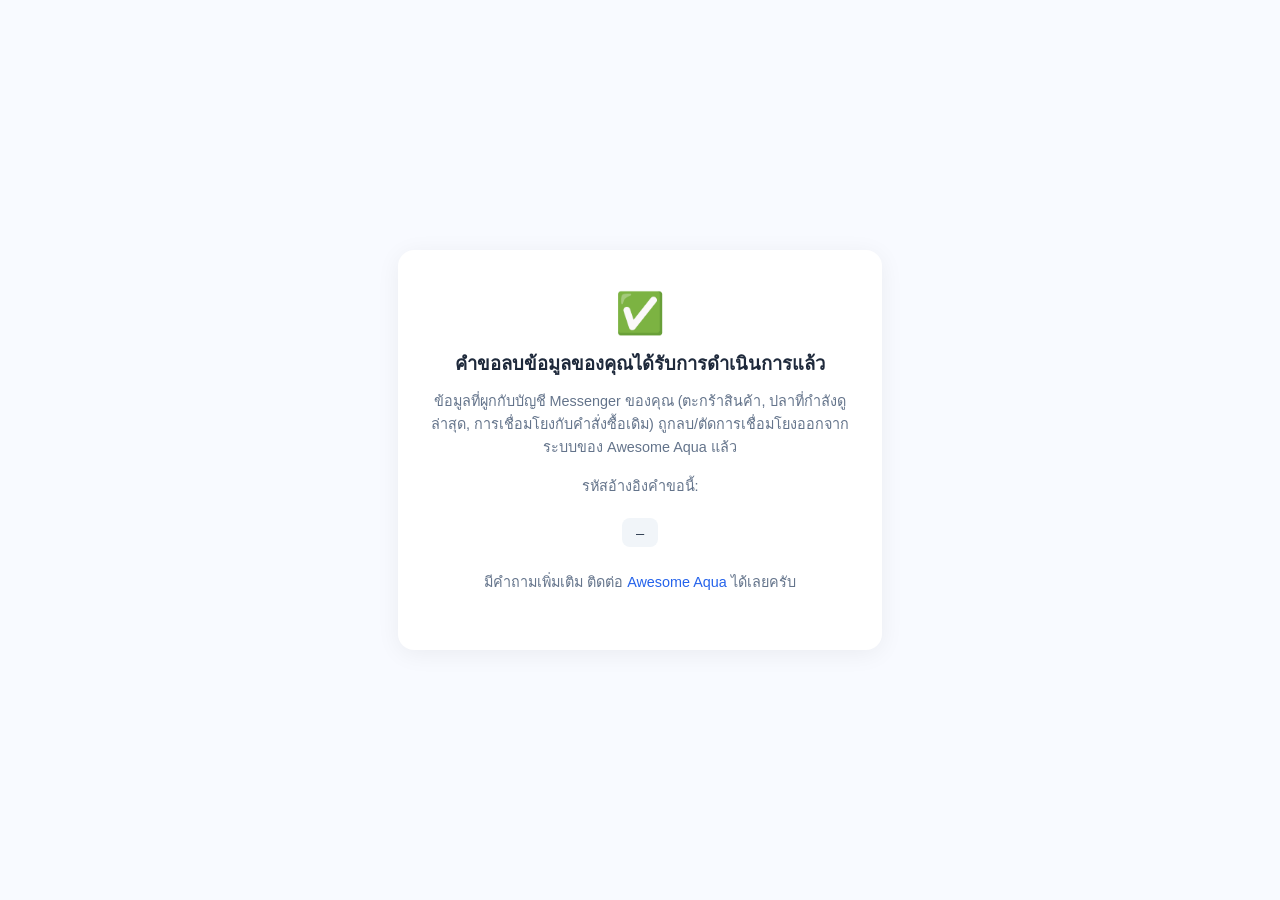
<file: data-deletion-status.html>
<!DOCTYPE html>
<html lang="th">
<head>
  <meta charset="UTF-8">
  <link rel="icon" href="images/logo.png" type="image/png">
  <meta name="viewport" content="width=device-width, initial-scale=1.0">
  <title>สถานะการลบข้อมูล — Awesome Aqua</title>
  <meta name="robots" content="noindex, nofollow">
  <style>
    body {
      font-family: 'Sarabun', 'Segoe UI', sans-serif;
      background: #f8faff;
      display: flex;
      align-items: center;
      justify-content: center;
      min-height: 100vh;
      margin: 0;
      padding: 1.5rem;
      box-sizing: border-box;
    }
    .card {
      background: #fff;
      border-radius: 16px;
      padding: 2.5rem 2rem;
      max-width: 420px;
      width: 100%;
      text-align: center;
      box-shadow: 0 4px 24px rgba(0,0,0,0.06);
    }
    .icon { font-size: 2.5rem; margin-bottom: 0.75rem; }
    h1 { font-size: 1.15rem; margin: 0 0 0.75rem; color: #1e293b; }
    p { color: #64748b; font-size: 0.9rem; line-height: 1.6; margin: 0 0 1rem; }
    .code {
      display: inline-block;
      background: #f1f5f9;
      color: #334155;
      padding: 0.4rem 0.9rem;
      border-radius: 8px;
      font-family: monospace;
      font-size: 0.85rem;
      margin-top: 0.25rem;
      word-break: break-all;
    }
    a { color: #2563eb; text-decoration: none; }
  </style>
</head>
<body>
  <div class="card">
    <div class="icon">✅</div>
    <h1>คำขอลบข้อมูลของคุณได้รับการดำเนินการแล้ว</h1>
    <p>
      ข้อมูลที่ผูกกับบัญชี Messenger ของคุณ (ตะกร้าสินค้า, ปลาที่กำลังดูล่าสุด,
      การเชื่อมโยงกับคำสั่งซื้อเดิม) ถูกลบ/ตัดการเชื่อมโยงออกจากระบบของ Awesome Aqua แล้ว
    </p>
    <p>รหัสอ้างอิงคำขอนี้:</p>
    <div class="code" id="confirmationCode">—</div>
    <p style="margin-top:1.5rem;">
      มีคำถามเพิ่มเติม ติดต่อ
      <a href="https://awesome-aqua.vercel.app/">Awesome Aqua</a> ได้เลยครับ
    </p>
  </div>

  <script>
    const params = new URLSearchParams(window.location.search);
    const code = params.get('code');
    if (code) {
      document.getElementById('confirmationCode').textContent = code;
    }
  </script>
</body>
</html>
</file>
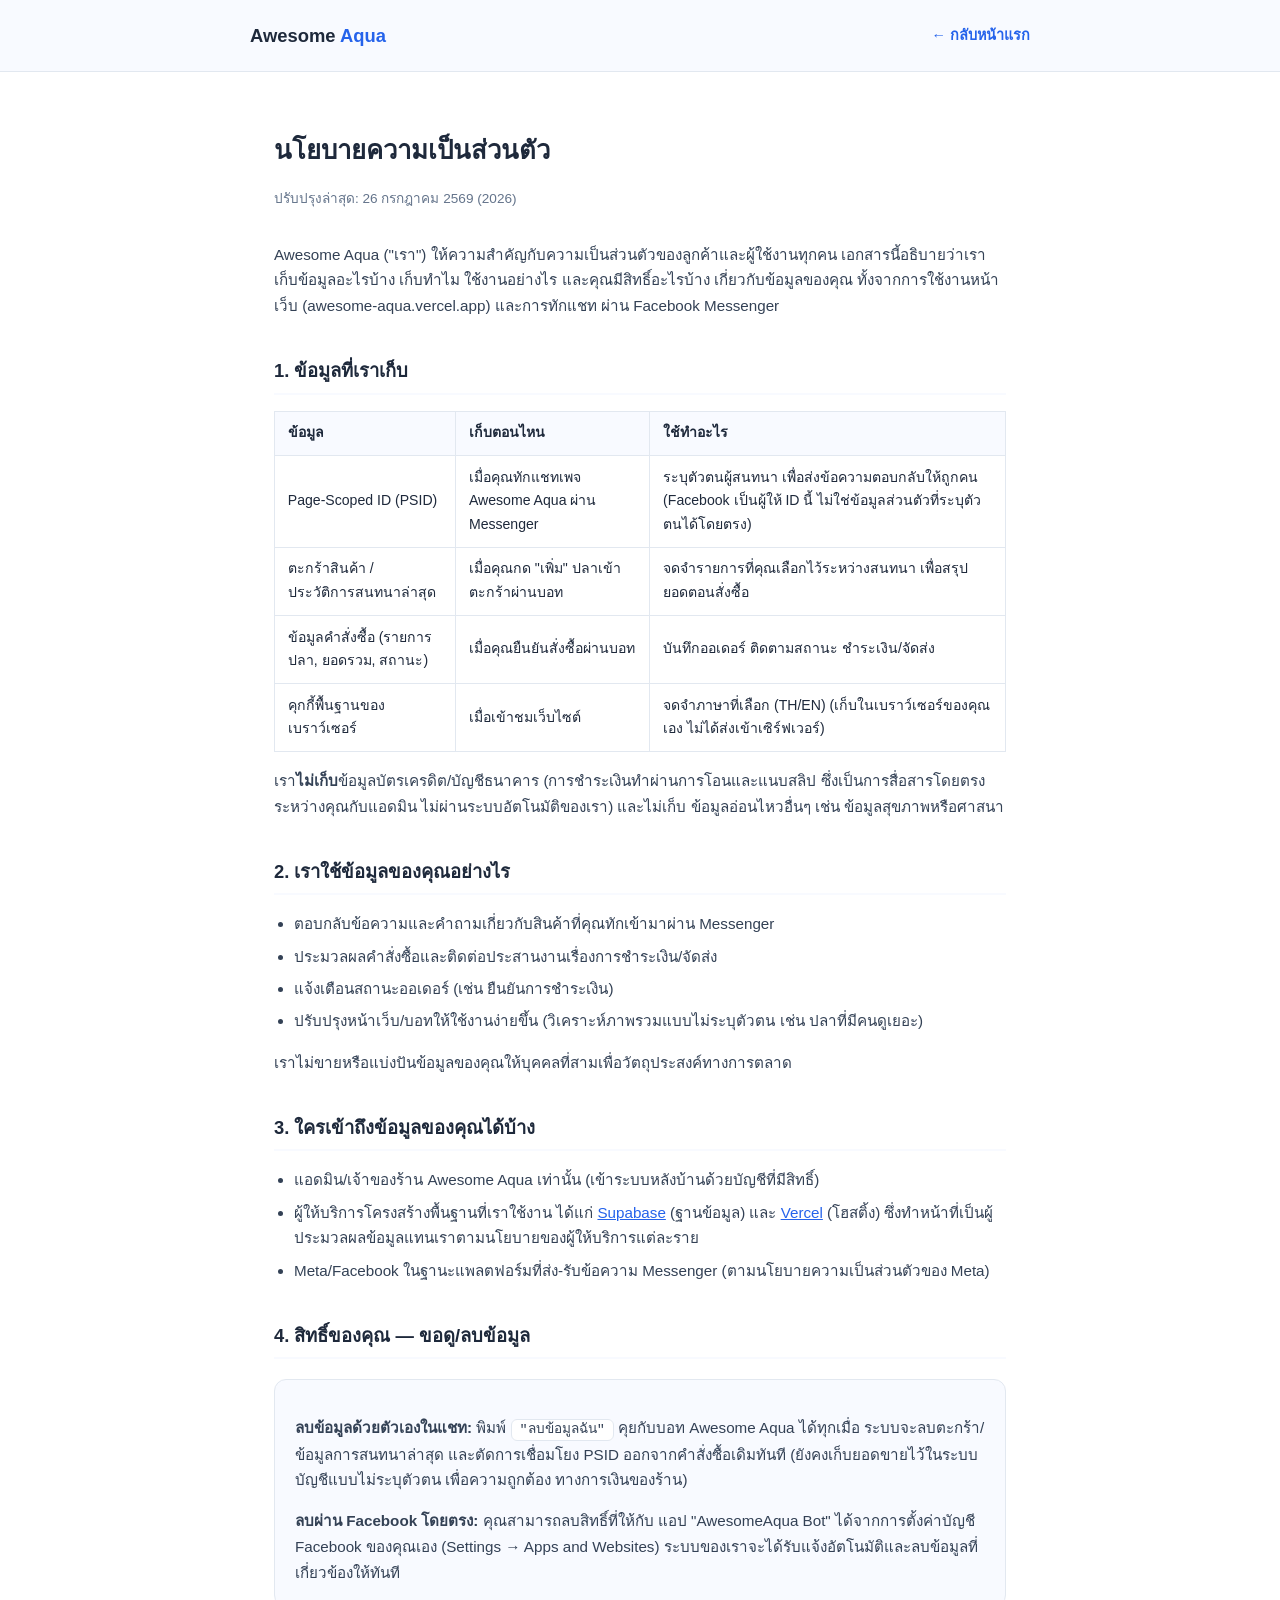
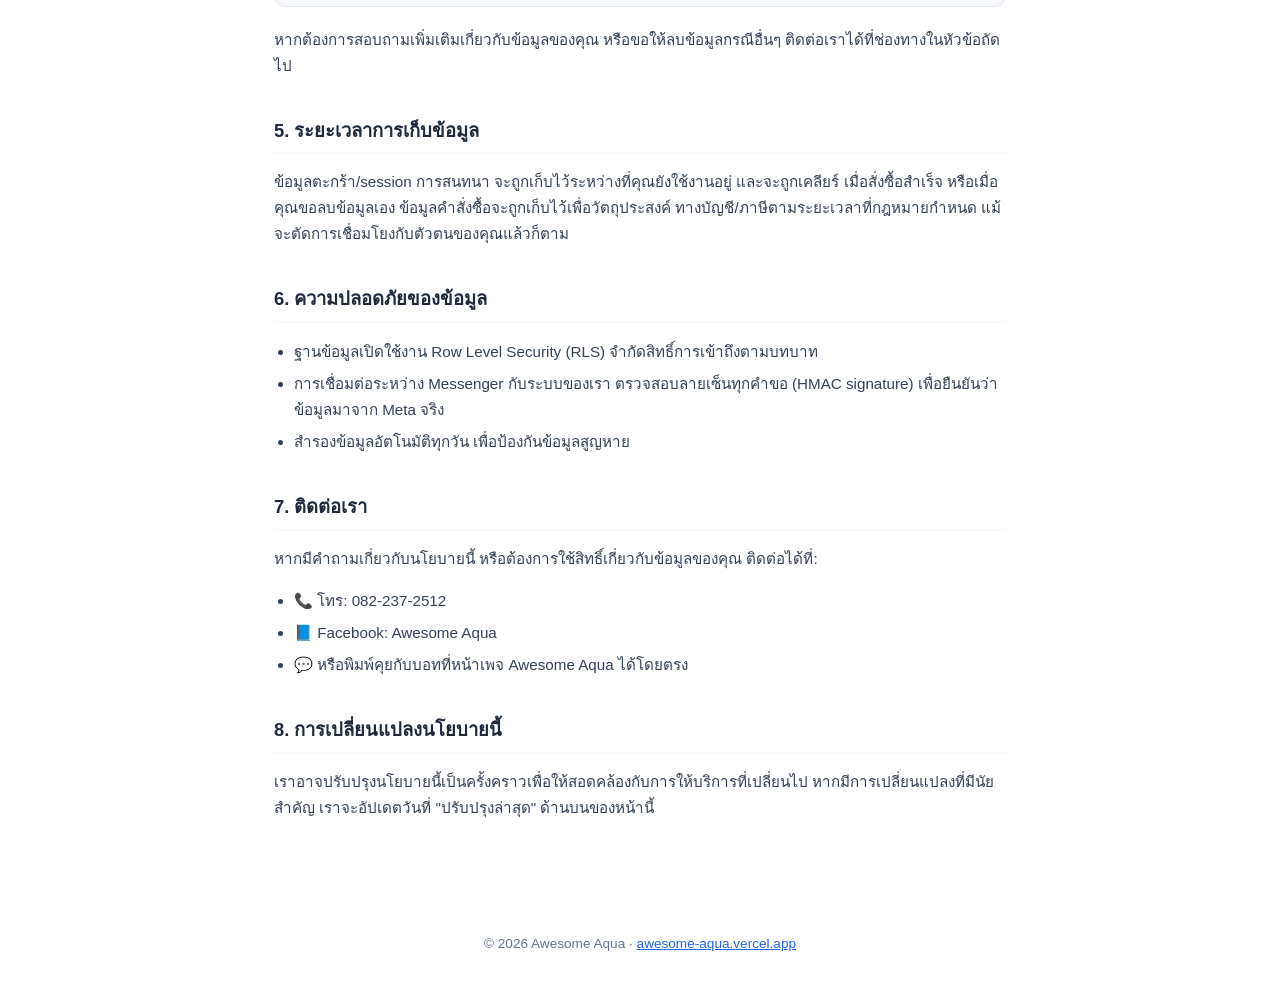
<file: privacy.html>
<!DOCTYPE html>
<html lang="th">
<head>
  <meta charset="UTF-8">
  <link rel="icon" href="images/logo.png" type="image/png">
  <meta name="viewport" content="width=device-width, initial-scale=1.0">
  <title>นโยบายความเป็นส่วนตัว — Awesome Aqua</title>
  <meta name="description" content="นโยบายความเป็นส่วนตัวของ Awesome Aqua — ข้อมูลที่เราเก็บ วิธีใช้งาน และสิทธิ์ของคุณในการขอลบข้อมูล">
  <link rel="canonical" href="https://awesome-aqua.vercel.app/privacy.html">
  <style>
    :root {
      --blue: #2563eb;
      --text: #1e293b;
      --muted: #64748b;
      --border: #e2e8f0;
      --bg-soft: #f8faff;
    }
    * { box-sizing: border-box; }
    body {
      font-family: 'Sarabun', 'Segoe UI', sans-serif;
      color: var(--text);
      margin: 0;
      line-height: 1.7;
      background: #fff;
    }
    header {
      background: var(--bg-soft);
      border-bottom: 1px solid var(--border);
      padding: 1.25rem 1.5rem;
    }
    header .inner {
      max-width: 780px;
      margin: 0 auto;
      display: flex;
      align-items: center;
      justify-content: space-between;
    }
    header a.logo {
      font-weight: 700;
      font-size: 1.15rem;
      color: var(--text);
      text-decoration: none;
    }
    header a.logo span { color: var(--blue); }
    header a.back {
      color: var(--blue);
      text-decoration: none;
      font-size: 0.9rem;
      font-weight: 600;
    }
    main {
      max-width: 780px;
      margin: 0 auto;
      padding: 2.5rem 1.5rem 4rem;
    }
    h1 { font-size: 1.6rem; margin-bottom: 0.25rem; }
    .updated { color: var(--muted); font-size: 0.85rem; margin-bottom: 2rem; }
    h2 {
      font-size: 1.15rem;
      margin-top: 2.25rem;
      margin-bottom: 0.75rem;
      padding-bottom: 0.4rem;
      border-bottom: 2px solid var(--bg-soft);
    }
    p, li { color: #334155; font-size: 0.95rem; }
    ul { padding-left: 1.25rem; }
    li { margin-bottom: 0.4rem; }
    table {
      width: 100%;
      border-collapse: collapse;
      margin: 1rem 0;
      font-size: 0.88rem;
    }
    th, td {
      text-align: left;
      padding: 0.6rem 0.8rem;
      border: 1px solid var(--border);
    }
    th { background: var(--bg-soft); }
    .highlight-box {
      background: var(--bg-soft);
      border: 1px solid var(--border);
      border-radius: 12px;
      padding: 1.25rem;
      margin: 1.25rem 0;
    }
    .highlight-box code {
      background: #fff;
      border: 1px solid var(--border);
      padding: 0.15rem 0.5rem;
      border-radius: 6px;
      font-size: 0.85rem;
    }
    a { color: var(--blue); }
    footer.page-footer {
      text-align: center;
      color: var(--muted);
      font-size: 0.85rem;
      padding: 2rem 1.5rem;
    }
  </style>
</head>
<body>
  <header>
    <div class="inner">
      <a class="logo" href="index.html">Awesome <span>Aqua</span></a>
      <a class="back" href="index.html">← กลับหน้าแรก</a>
    </div>
  </header>

  <main>
    <h1>นโยบายความเป็นส่วนตัว</h1>
    <p class="updated">ปรับปรุงล่าสุด: 26 กรกฎาคม 2569 (2026)</p>

    <p>
      Awesome Aqua ("เรา") ให้ความสำคัญกับความเป็นส่วนตัวของลูกค้าและผู้ใช้งานทุกคน
      เอกสารนี้อธิบายว่าเราเก็บข้อมูลอะไรบ้าง เก็บทำไม ใช้งานอย่างไร และคุณมีสิทธิ์อะไรบ้าง
      เกี่ยวกับข้อมูลของคุณ ทั้งจากการใช้งานหน้าเว็บ (awesome-aqua.vercel.app) และการทักแชท
      ผ่าน Facebook Messenger
    </p>

    <h2>1. ข้อมูลที่เราเก็บ</h2>
    <table>
      <thead>
        <tr><th>ข้อมูล</th><th>เก็บตอนไหน</th><th>ใช้ทำอะไร</th></tr>
      </thead>
      <tbody>
        <tr>
          <td>Page-Scoped ID (PSID)</td>
          <td>เมื่อคุณทักแชทเพจ Awesome Aqua ผ่าน Messenger</td>
          <td>ระบุตัวตนผู้สนทนา เพื่อส่งข้อความตอบกลับให้ถูกคน (Facebook เป็นผู้ให้ ID นี้ ไม่ใช่ข้อมูลส่วนตัวที่ระบุตัวตนได้โดยตรง)</td>
        </tr>
        <tr>
          <td>ตะกร้าสินค้า / ประวัติการสนทนาล่าสุด</td>
          <td>เมื่อคุณกด "เพิ่ม" ปลาเข้าตะกร้าผ่านบอท</td>
          <td>จดจำรายการที่คุณเลือกไว้ระหว่างสนทนา เพื่อสรุปยอดตอนสั่งซื้อ</td>
        </tr>
        <tr>
          <td>ข้อมูลคำสั่งซื้อ (รายการปลา, ยอดรวม, สถานะ)</td>
          <td>เมื่อคุณยืนยันสั่งซื้อผ่านบอท</td>
          <td>บันทึกออเดอร์ ติดตามสถานะ ชำระเงิน/จัดส่ง</td>
        </tr>
        <tr>
          <td>คุกกี้พื้นฐานของเบราว์เซอร์</td>
          <td>เมื่อเข้าชมเว็บไซต์</td>
          <td>จดจำภาษาที่เลือก (TH/EN) (เก็บในเบราว์เซอร์ของคุณเอง ไม่ได้ส่งเข้าเซิร์ฟเวอร์)</td>
        </tr>
      </tbody>
    </table>

    <p>
      เรา<strong>ไม่เก็บ</strong>ข้อมูลบัตรเครดิต/บัญชีธนาคาร (การชำระเงินทำผ่านการโอนและแนบสลิป
      ซึ่งเป็นการสื่อสารโดยตรงระหว่างคุณกับแอดมิน ไม่ผ่านระบบอัตโนมัติของเรา) และไม่เก็บ
      ข้อมูลอ่อนไหวอื่นๆ เช่น ข้อมูลสุขภาพหรือศาสนา
    </p>

    <h2>2. เราใช้ข้อมูลของคุณอย่างไร</h2>
    <ul>
      <li>ตอบกลับข้อความและคำถามเกี่ยวกับสินค้าที่คุณทักเข้ามาผ่าน Messenger</li>
      <li>ประมวลผลคำสั่งซื้อและติดต่อประสานงานเรื่องการชำระเงิน/จัดส่ง</li>
      <li>แจ้งเตือนสถานะออเดอร์ (เช่น ยืนยันการชำระเงิน)</li>
      <li>ปรับปรุงหน้าเว็บ/บอทให้ใช้งานง่ายขึ้น (วิเคราะห์ภาพรวมแบบไม่ระบุตัวตน เช่น ปลาที่มีคนดูเยอะ)</li>
    </ul>
    <p>เราไม่ขายหรือแบ่งปันข้อมูลของคุณให้บุคคลที่สามเพื่อวัตถุประสงค์ทางการตลาด</p>

    <h2>3. ใครเข้าถึงข้อมูลของคุณได้บ้าง</h2>
    <ul>
      <li>แอดมิน/เจ้าของร้าน Awesome Aqua เท่านั้น (เข้าระบบหลังบ้านด้วยบัญชีที่มีสิทธิ์)</li>
      <li>ผู้ให้บริการโครงสร้างพื้นฐานที่เราใช้งาน ได้แก่ <a href="https://supabase.com/privacy" target="_blank" rel="noopener">Supabase</a> (ฐานข้อมูล) และ <a href="https://vercel.com/legal/privacy-policy" target="_blank" rel="noopener">Vercel</a> (โฮสติ้ง) ซึ่งทำหน้าที่เป็นผู้ประมวลผลข้อมูลแทนเราตามนโยบายของผู้ให้บริการแต่ละราย</li>
      <li>Meta/Facebook ในฐานะแพลตฟอร์มที่ส่ง-รับข้อความ Messenger (ตามนโยบายความเป็นส่วนตัวของ Meta)</li>
    </ul>

    <h2>4. สิทธิ์ของคุณ — ขอดู/ลบข้อมูล</h2>
    <div class="highlight-box">
      <p><strong>ลบข้อมูลด้วยตัวเองในแชท:</strong> พิมพ์ <code>"ลบข้อมูลฉัน"</code> คุยกับบอท
      Awesome Aqua ได้ทุกเมื่อ ระบบจะลบตะกร้า/ข้อมูลการสนทนาล่าสุด และตัดการเชื่อมโยง PSID
      ออกจากคำสั่งซื้อเดิมทันที (ยังคงเก็บยอดขายไว้ในระบบบัญชีแบบไม่ระบุตัวตน เพื่อความถูกต้อง
      ทางการเงินของร้าน)</p>
      <p style="margin-bottom:0;"><strong>ลบผ่าน Facebook โดยตรง:</strong> คุณสามารถลบสิทธิ์ที่ให้กับ
      แอป "AwesomeAqua Bot" ได้จากการตั้งค่าบัญชี Facebook ของคุณเอง (Settings → Apps and
      Websites) ระบบของเราจะได้รับแจ้งอัตโนมัติและลบข้อมูลที่เกี่ยวข้องให้ทันที</p>
    </div>
    <p>
      หากต้องการสอบถามเพิ่มเติมเกี่ยวกับข้อมูลของคุณ หรือขอให้ลบข้อมูลกรณีอื่นๆ
      ติดต่อเราได้ที่ช่องทางในหัวข้อถัดไป
    </p>

    <h2>5. ระยะเวลาการเก็บข้อมูล</h2>
    <p>
      ข้อมูลตะกร้า/session การสนทนา จะถูกเก็บไว้ระหว่างที่คุณยังใช้งานอยู่ และจะถูกเคลียร์
      เมื่อสั่งซื้อสำเร็จ หรือเมื่อคุณขอลบข้อมูลเอง ข้อมูลคำสั่งซื้อจะถูกเก็บไว้เพื่อวัตถุประสงค์
      ทางบัญชี/ภาษีตามระยะเวลาที่กฎหมายกำหนด แม้จะตัดการเชื่อมโยงกับตัวตนของคุณแล้วก็ตาม
    </p>

    <h2>6. ความปลอดภัยของข้อมูล</h2>
    <ul>
      <li>ฐานข้อมูลเปิดใช้งาน Row Level Security (RLS) จำกัดสิทธิ์การเข้าถึงตามบทบาท</li>
      <li>การเชื่อมต่อระหว่าง Messenger กับระบบของเรา ตรวจสอบลายเซ็นทุกคำขอ (HMAC signature) เพื่อยืนยันว่าข้อมูลมาจาก Meta จริง</li>
      <li>สำรองข้อมูลอัตโนมัติทุกวัน เพื่อป้องกันข้อมูลสูญหาย</li>
    </ul>

    <h2>7. ติดต่อเรา</h2>
    <p>
      หากมีคำถามเกี่ยวกับนโยบายนี้ หรือต้องการใช้สิทธิ์เกี่ยวกับข้อมูลของคุณ ติดต่อได้ที่:
    </p>
    <ul>
      <li>📞 โทร: 082-237-2512</li>
      <li>📘 Facebook: Awesome Aqua</li>
      <li>💬 หรือพิมพ์คุยกับบอทที่หน้าเพจ Awesome Aqua ได้โดยตรง</li>
    </ul>

    <h2>8. การเปลี่ยนแปลงนโยบายนี้</h2>
    <p>
      เราอาจปรับปรุงนโยบายนี้เป็นครั้งคราวเพื่อให้สอดคล้องกับการให้บริการที่เปลี่ยนไป
      หากมีการเปลี่ยนแปลงที่มีนัยสำคัญ เราจะอัปเดตวันที่ "ปรับปรุงล่าสุด" ด้านบนของหน้านี้
    </p>
  </main>

  <footer class="page-footer">
    © 2026 Awesome Aqua · <a href="index.html">awesome-aqua.vercel.app</a>
  </footer>
</body>
</html>
</file>
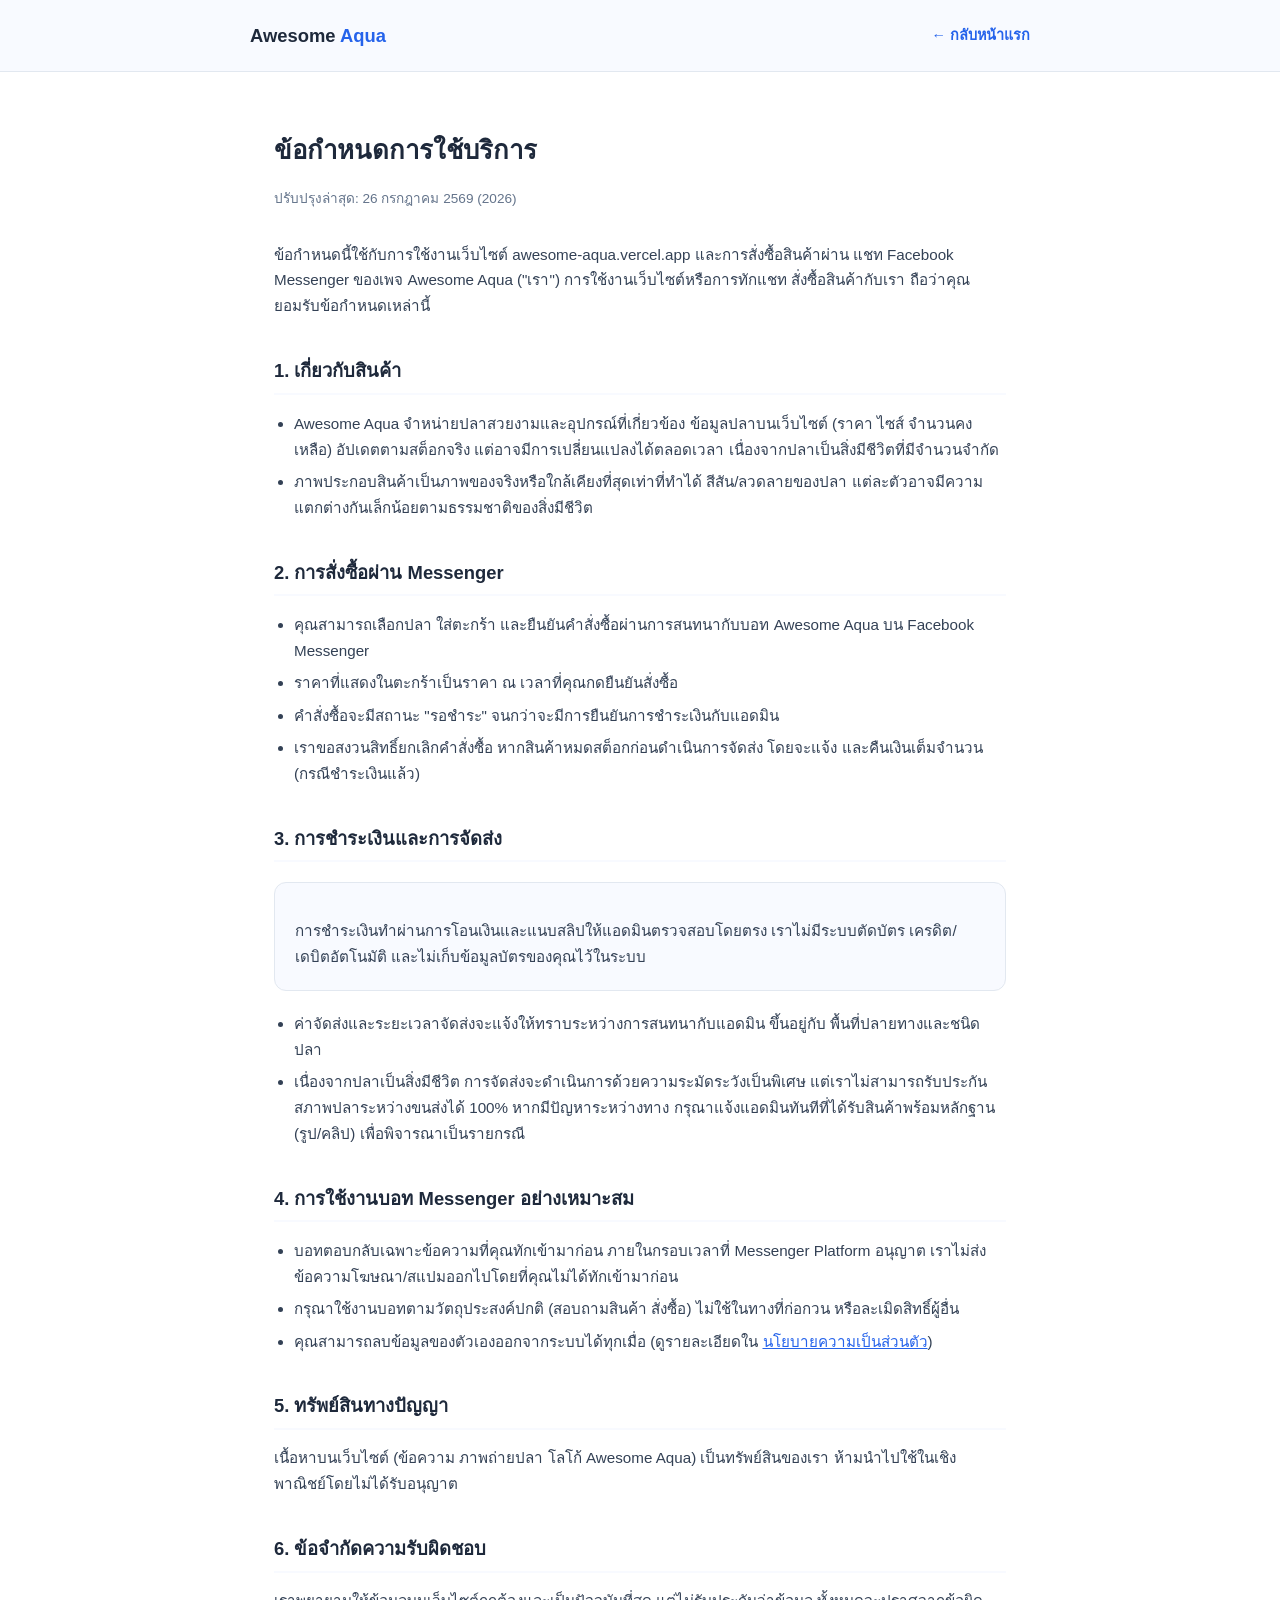
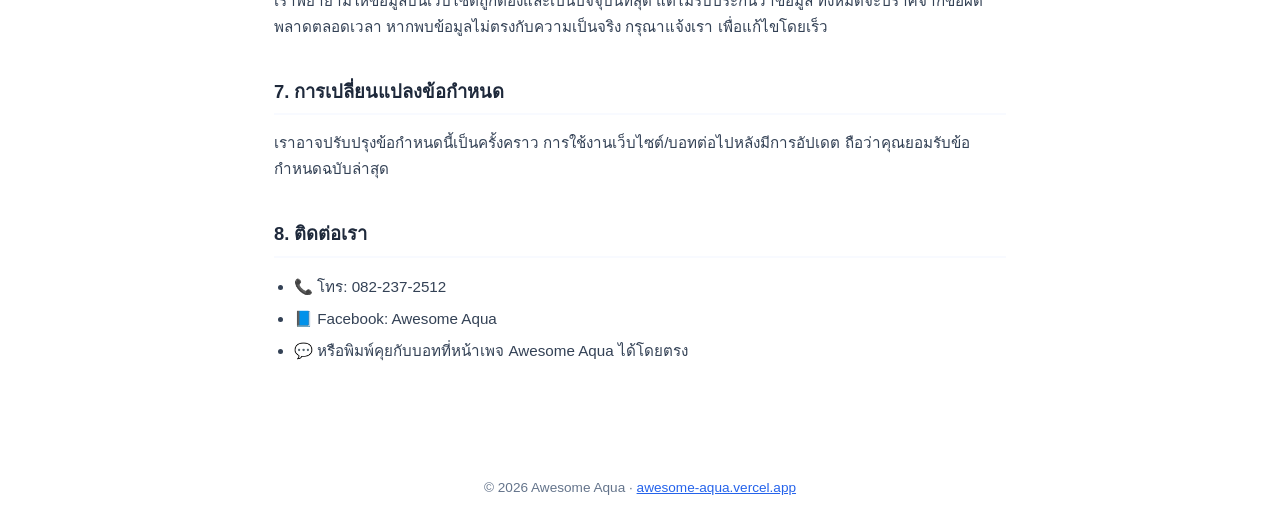
<file: terms.html>
<!DOCTYPE html>
<html lang="th">
<head>
  <meta charset="UTF-8">
  <link rel="icon" href="images/logo.png" type="image/png">
  <meta name="viewport" content="width=device-width, initial-scale=1.0">
  <title>ข้อกำหนดการใช้บริการ — Awesome Aqua</title>
  <meta name="description" content="ข้อกำหนดการใช้บริการของ Awesome Aqua — เงื่อนไขการสั่งซื้อ การชำระเงิน การจัดส่ง และการใช้งานบอท Messenger">
  <link rel="canonical" href="https://awesome-aqua.vercel.app/terms.html">
  <style>
    :root {
      --blue: #2563eb;
      --text: #1e293b;
      --muted: #64748b;
      --border: #e2e8f0;
      --bg-soft: #f8faff;
    }
    * { box-sizing: border-box; }
    body {
      font-family: 'Sarabun', 'Segoe UI', sans-serif;
      color: var(--text);
      margin: 0;
      line-height: 1.7;
      background: #fff;
    }
    header {
      background: var(--bg-soft);
      border-bottom: 1px solid var(--border);
      padding: 1.25rem 1.5rem;
    }
    header .inner {
      max-width: 780px;
      margin: 0 auto;
      display: flex;
      align-items: center;
      justify-content: space-between;
    }
    header a.logo {
      font-weight: 700;
      font-size: 1.15rem;
      color: var(--text);
      text-decoration: none;
    }
    header a.logo span { color: var(--blue); }
    header a.back {
      color: var(--blue);
      text-decoration: none;
      font-size: 0.9rem;
      font-weight: 600;
    }
    main {
      max-width: 780px;
      margin: 0 auto;
      padding: 2.5rem 1.5rem 4rem;
    }
    h1 { font-size: 1.6rem; margin-bottom: 0.25rem; }
    .updated { color: var(--muted); font-size: 0.85rem; margin-bottom: 2rem; }
    h2 {
      font-size: 1.15rem;
      margin-top: 2.25rem;
      margin-bottom: 0.75rem;
      padding-bottom: 0.4rem;
      border-bottom: 2px solid var(--bg-soft);
    }
    p, li { color: #334155; font-size: 0.95rem; }
    ul { padding-left: 1.25rem; }
    li { margin-bottom: 0.4rem; }
    .highlight-box {
      background: var(--bg-soft);
      border: 1px solid var(--border);
      border-radius: 12px;
      padding: 1.25rem;
      margin: 1.25rem 0;
    }
    .highlight-box code {
      background: #fff;
      border: 1px solid var(--border);
      padding: 0.15rem 0.5rem;
      border-radius: 6px;
      font-size: 0.85rem;
    }
    a { color: var(--blue); }
    footer.page-footer {
      text-align: center;
      color: var(--muted);
      font-size: 0.85rem;
      padding: 2rem 1.5rem;
    }
  </style>
</head>
<body>
  <header>
    <div class="inner">
      <a class="logo" href="index.html">Awesome <span>Aqua</span></a>
      <a class="back" href="index.html">← กลับหน้าแรก</a>
    </div>
  </header>

  <main>
    <h1>ข้อกำหนดการใช้บริการ</h1>
    <p class="updated">ปรับปรุงล่าสุด: 26 กรกฎาคม 2569 (2026)</p>

    <p>
      ข้อกำหนดนี้ใช้กับการใช้งานเว็บไซต์ awesome-aqua.vercel.app และการสั่งซื้อสินค้าผ่าน
      แชท Facebook Messenger ของเพจ Awesome Aqua ("เรา") การใช้งานเว็บไซต์หรือการทักแชท
      สั่งซื้อสินค้ากับเรา ถือว่าคุณยอมรับข้อกำหนดเหล่านี้
    </p>

    <h2>1. เกี่ยวกับสินค้า</h2>
    <ul>
      <li>Awesome Aqua จำหน่ายปลาสวยงามและอุปกรณ์ที่เกี่ยวข้อง ข้อมูลปลาบนเว็บไซต์
        (ราคา ไซส์ จำนวนคงเหลือ) อัปเดตตามสต็อกจริง แต่อาจมีการเปลี่ยนแปลงได้ตลอดเวลา
        เนื่องจากปลาเป็นสิ่งมีชีวิตที่มีจำนวนจำกัด</li>
      <li>ภาพประกอบสินค้าเป็นภาพของจริงหรือใกล้เคียงที่สุดเท่าที่ทำได้ สีสัน/ลวดลายของปลา
        แต่ละตัวอาจมีความแตกต่างกันเล็กน้อยตามธรรมชาติของสิ่งมีชีวิต</li>
    </ul>

    <h2>2. การสั่งซื้อผ่าน Messenger</h2>
    <ul>
      <li>คุณสามารถเลือกปลา ใส่ตะกร้า และยืนยันคำสั่งซื้อผ่านการสนทนากับบอท Awesome Aqua
        บน Facebook Messenger</li>
      <li>ราคาที่แสดงในตะกร้าเป็นราคา ณ เวลาที่คุณกดยืนยันสั่งซื้อ</li>
      <li>คำสั่งซื้อจะมีสถานะ "รอชำระ" จนกว่าจะมีการยืนยันการชำระเงินกับแอดมิน</li>
      <li>เราขอสงวนสิทธิ์ยกเลิกคำสั่งซื้อ หากสินค้าหมดสต็อกก่อนดำเนินการจัดส่ง โดยจะแจ้ง
        และคืนเงินเต็มจำนวน (กรณีชำระเงินแล้ว)</li>
    </ul>

    <h2>3. การชำระเงินและการจัดส่ง</h2>
    <div class="highlight-box">
      <p style="margin-bottom:0;">
        การชำระเงินทำผ่านการโอนเงินและแนบสลิปให้แอดมินตรวจสอบโดยตรง เราไม่มีระบบตัดบัตร
        เครดิต/เดบิตอัตโนมัติ และไม่เก็บข้อมูลบัตรของคุณไว้ในระบบ
      </p>
    </div>
    <ul>
      <li>ค่าจัดส่งและระยะเวลาจัดส่งจะแจ้งให้ทราบระหว่างการสนทนากับแอดมิน ขึ้นอยู่กับ
        พื้นที่ปลายทางและชนิดปลา</li>
      <li>เนื่องจากปลาเป็นสิ่งมีชีวิต การจัดส่งจะดำเนินการด้วยความระมัดระวังเป็นพิเศษ
        แต่เราไม่สามารถรับประกันสภาพปลาระหว่างขนส่งได้ 100% หากมีปัญหาระหว่างทาง
        กรุณาแจ้งแอดมินทันทีที่ได้รับสินค้าพร้อมหลักฐาน (รูป/คลิป) เพื่อพิจารณาเป็นรายกรณี</li>
    </ul>

    <h2>4. การใช้งานบอท Messenger อย่างเหมาะสม</h2>
    <ul>
      <li>บอทตอบกลับเฉพาะข้อความที่คุณทักเข้ามาก่อน ภายในกรอบเวลาที่ Messenger Platform
        อนุญาต เราไม่ส่งข้อความโฆษณา/สแปมออกไปโดยที่คุณไม่ได้ทักเข้ามาก่อน</li>
      <li>กรุณาใช้งานบอทตามวัตถุประสงค์ปกติ (สอบถามสินค้า สั่งซื้อ) ไม่ใช้ในทางที่ก่อกวน
        หรือละเมิดสิทธิ์ผู้อื่น</li>
      <li>คุณสามารถลบข้อมูลของตัวเองออกจากระบบได้ทุกเมื่อ (ดูรายละเอียดใน
        <a href="privacy.html">นโยบายความเป็นส่วนตัว</a>)</li>
    </ul>

    <h2>5. ทรัพย์สินทางปัญญา</h2>
    <p>
      เนื้อหาบนเว็บไซต์ (ข้อความ ภาพถ่ายปลา โลโก้ Awesome Aqua) เป็นทรัพย์สินของเรา
      ห้ามนำไปใช้ในเชิงพาณิชย์โดยไม่ได้รับอนุญาต
    </p>

    <h2>6. ข้อจำกัดความรับผิดชอบ</h2>
    <p>
      เราพยายามให้ข้อมูลบนเว็บไซต์ถูกต้องและเป็นปัจจุบันที่สุด แต่ไม่รับประกันว่าข้อมูล
      ทั้งหมดจะปราศจากข้อผิดพลาดตลอดเวลา หากพบข้อมูลไม่ตรงกับความเป็นจริง กรุณาแจ้งเรา
      เพื่อแก้ไขโดยเร็ว
    </p>

    <h2>7. การเปลี่ยนแปลงข้อกำหนด</h2>
    <p>
      เราอาจปรับปรุงข้อกำหนดนี้เป็นครั้งคราว การใช้งานเว็บไซต์/บอทต่อไปหลังมีการอัปเดต
      ถือว่าคุณยอมรับข้อกำหนดฉบับล่าสุด
    </p>

    <h2>8. ติดต่อเรา</h2>
    <ul>
      <li>📞 โทร: 082-237-2512</li>
      <li>📘 Facebook: Awesome Aqua</li>
      <li>💬 หรือพิมพ์คุยกับบอทที่หน้าเพจ Awesome Aqua ได้โดยตรง</li>
    </ul>
  </main>

  <footer class="page-footer">
    © 2026 Awesome Aqua · <a href="index.html">awesome-aqua.vercel.app</a>
  </footer>
</body>
</html>
</file>
